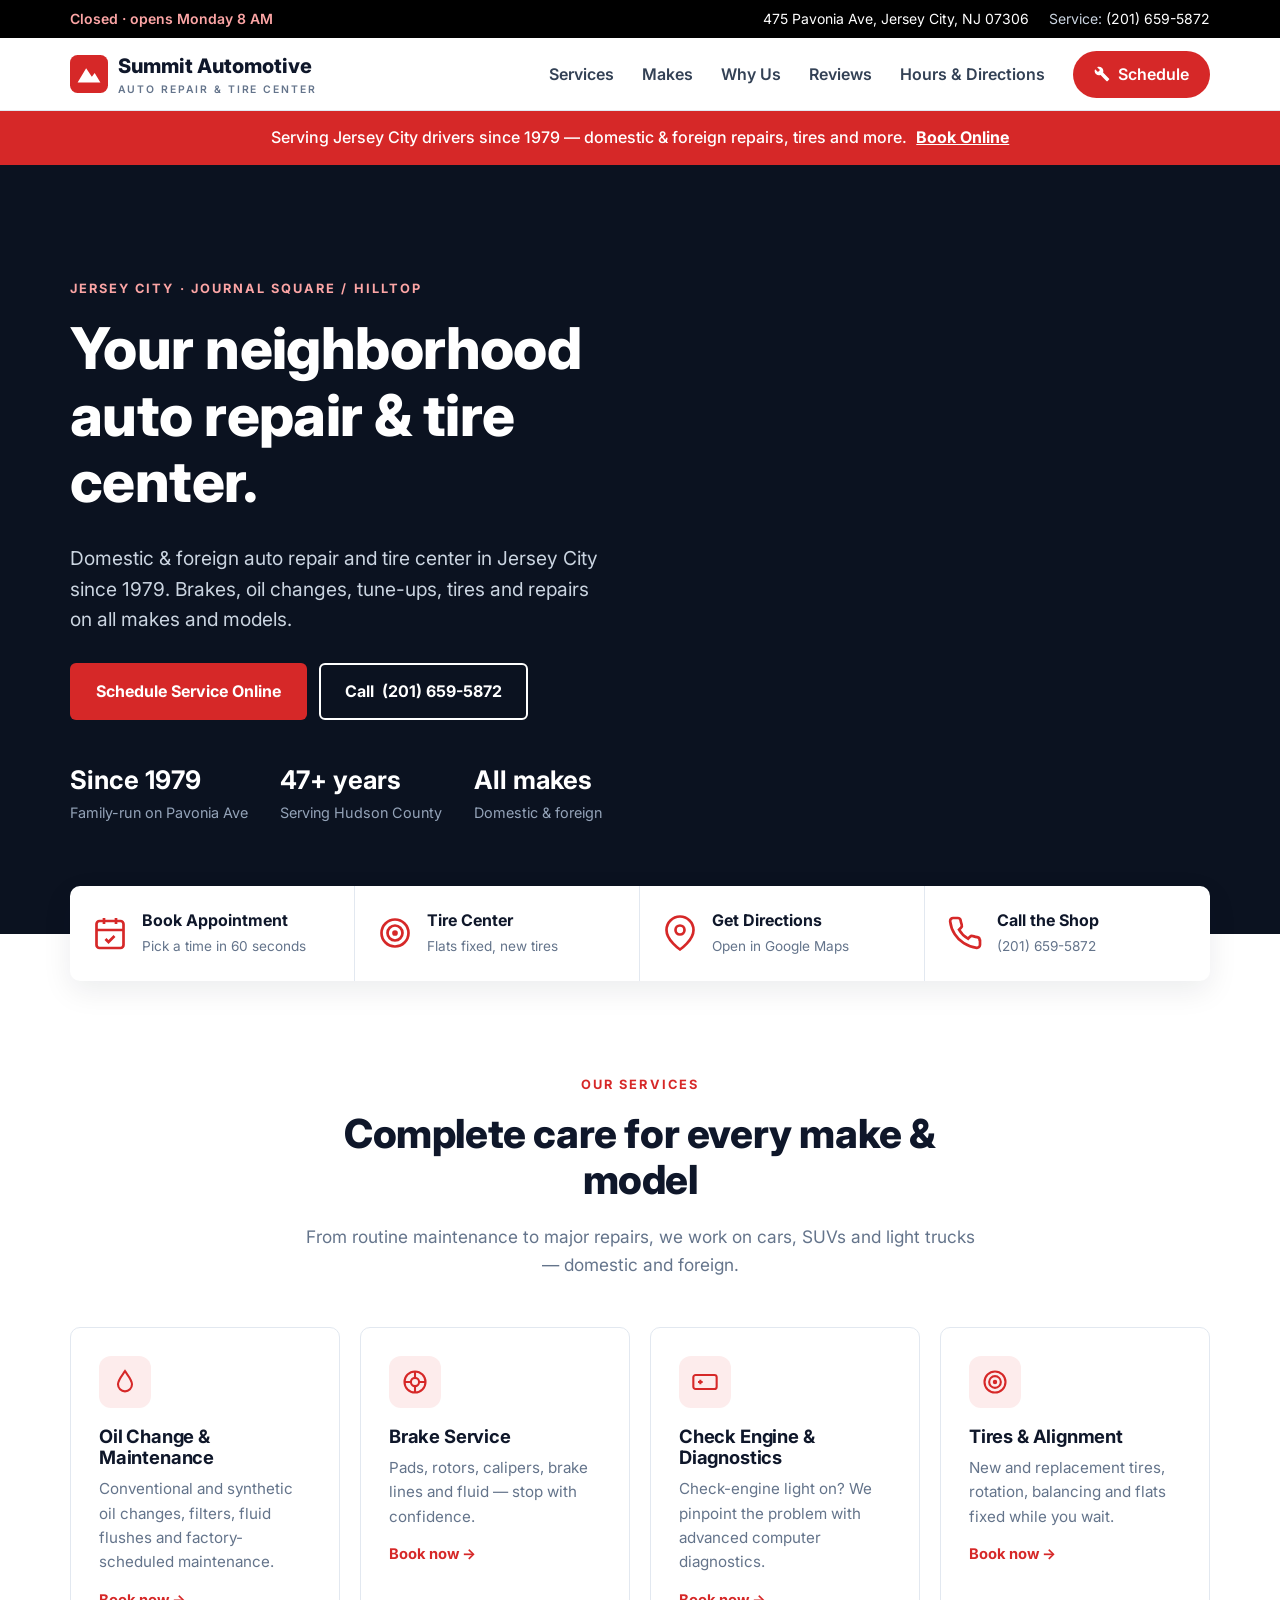
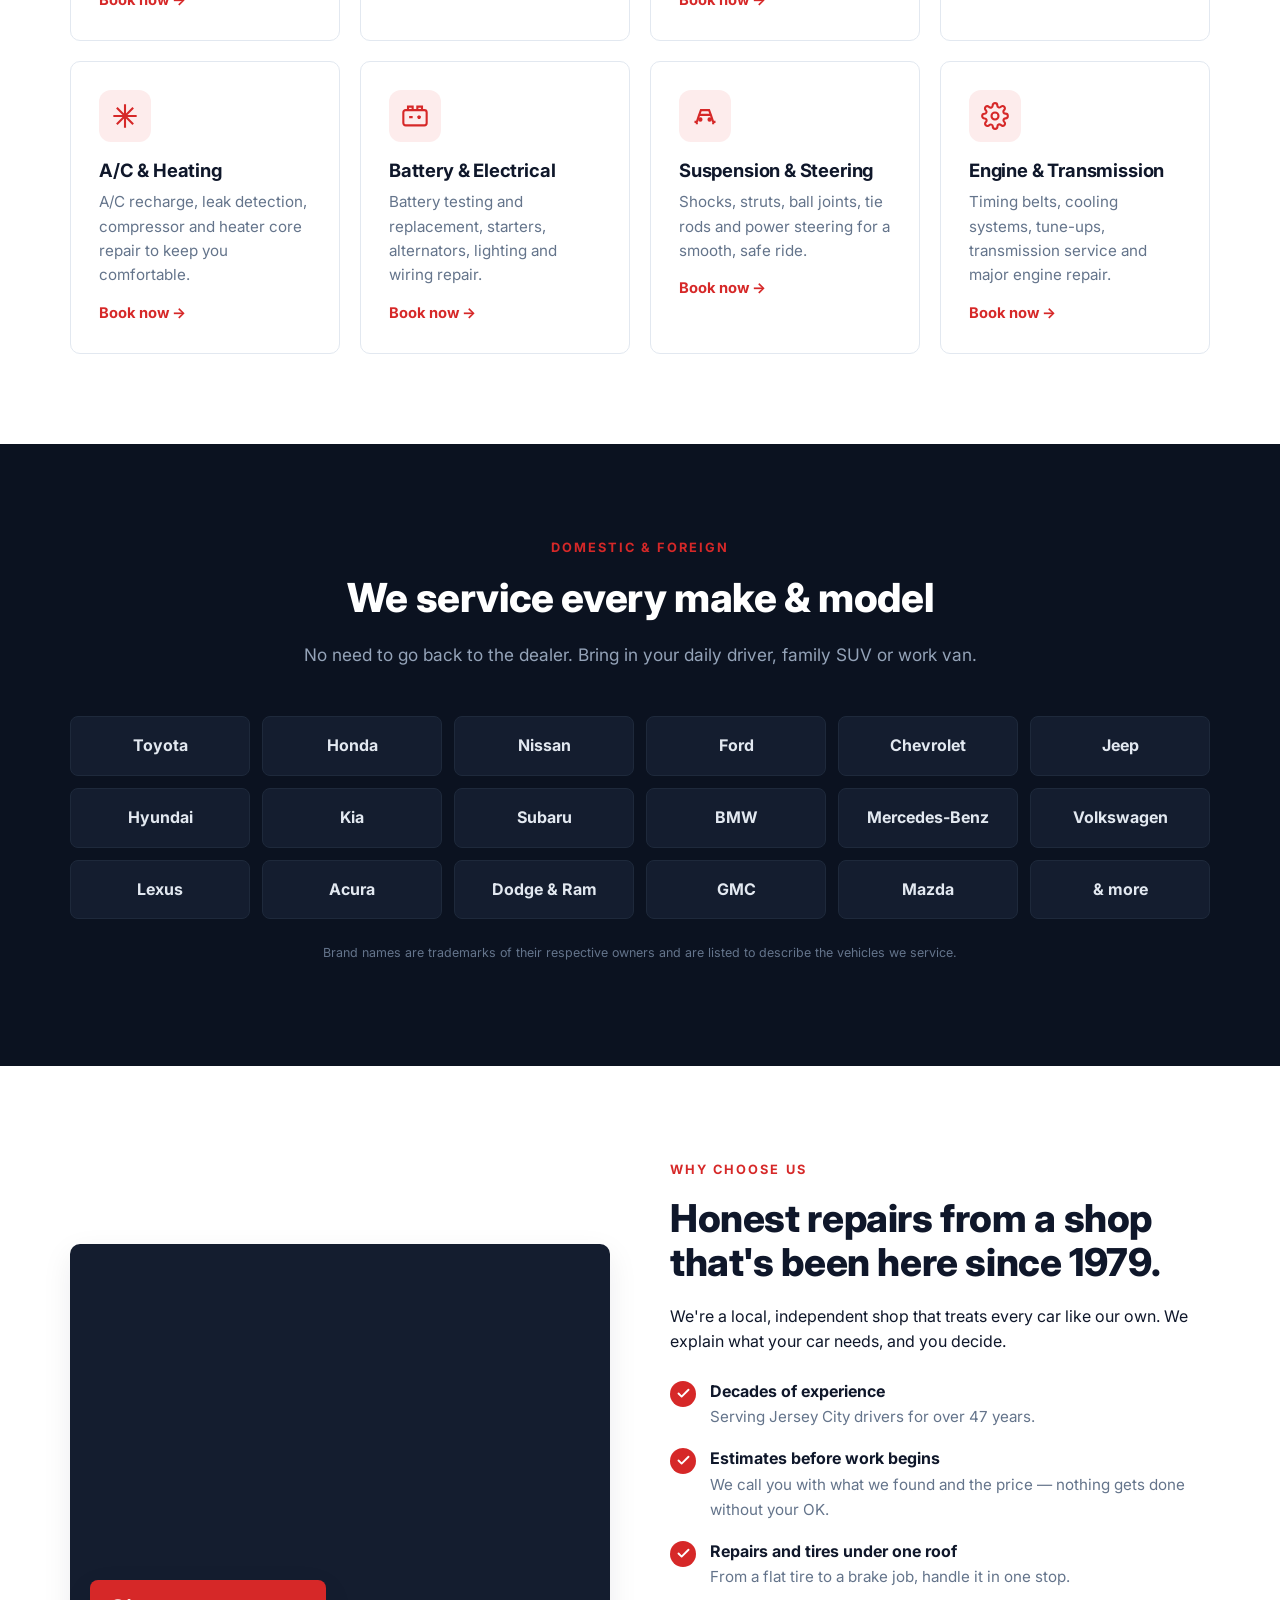
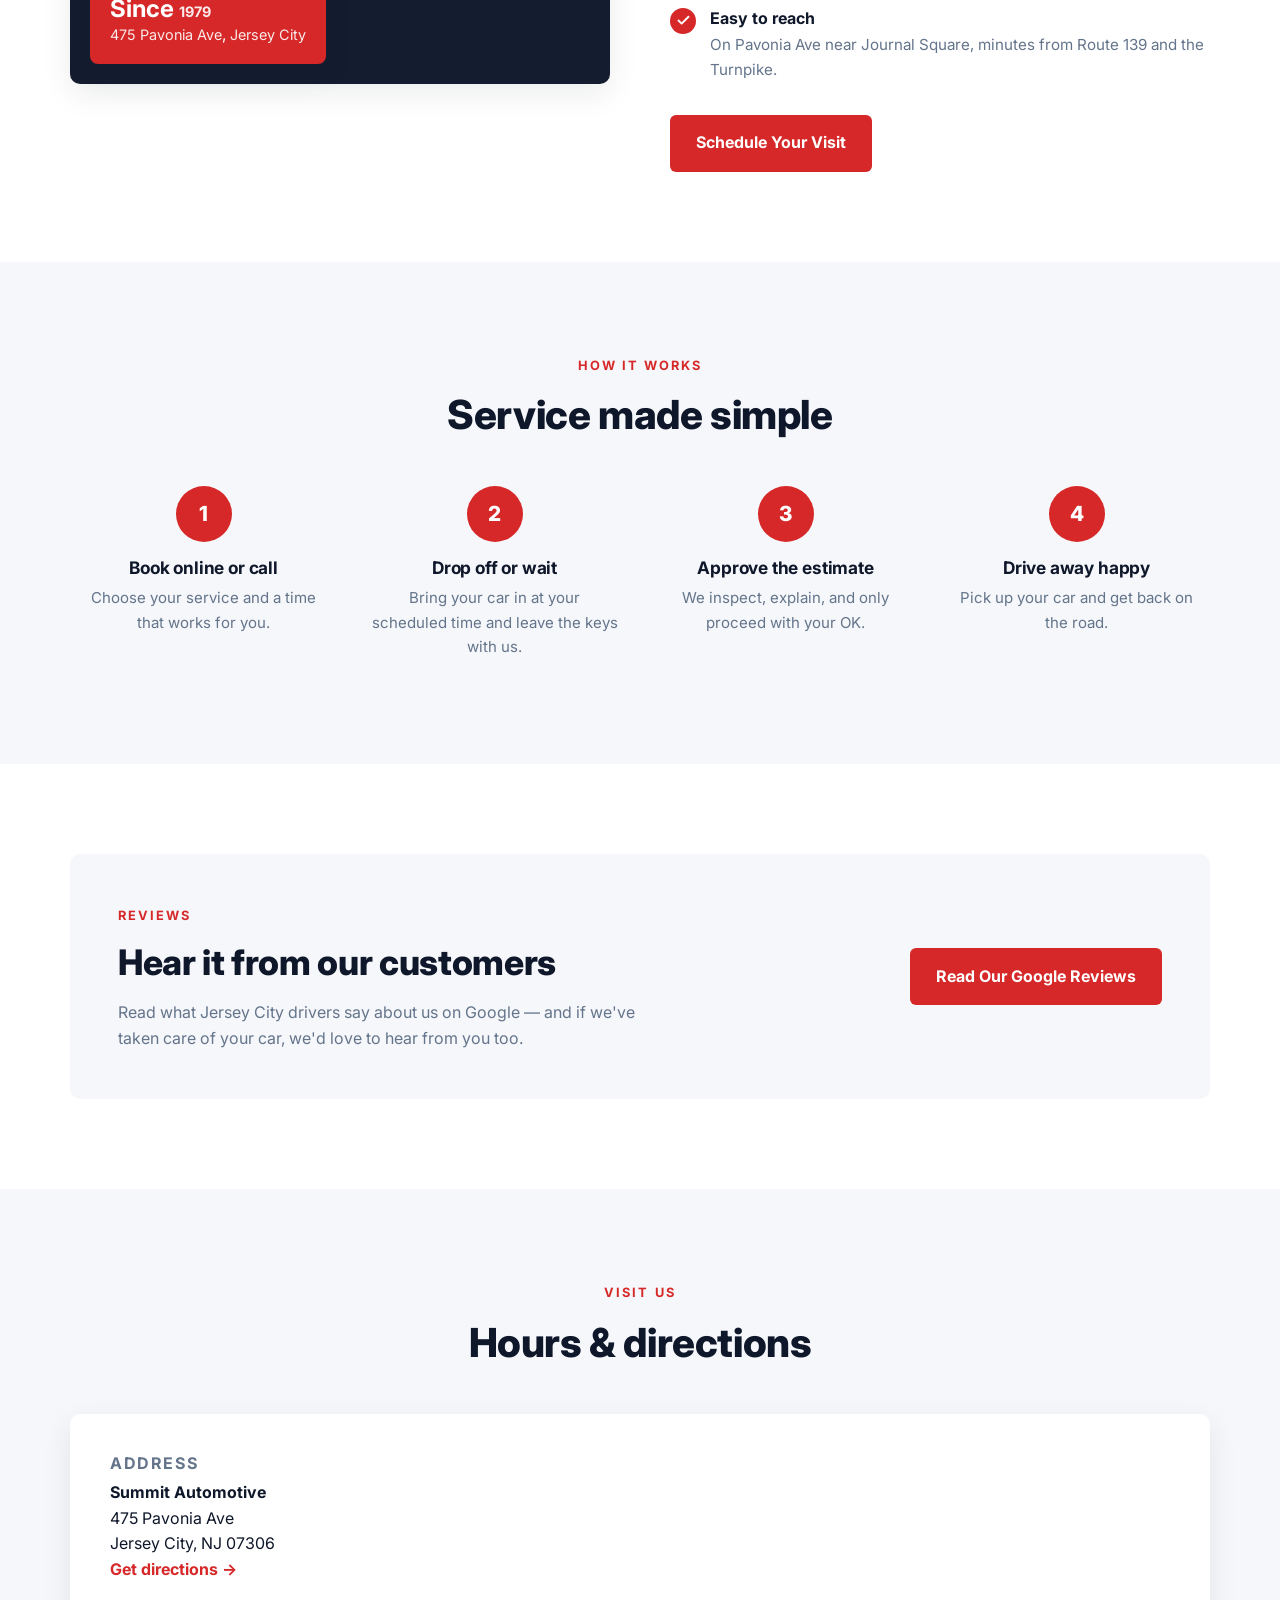
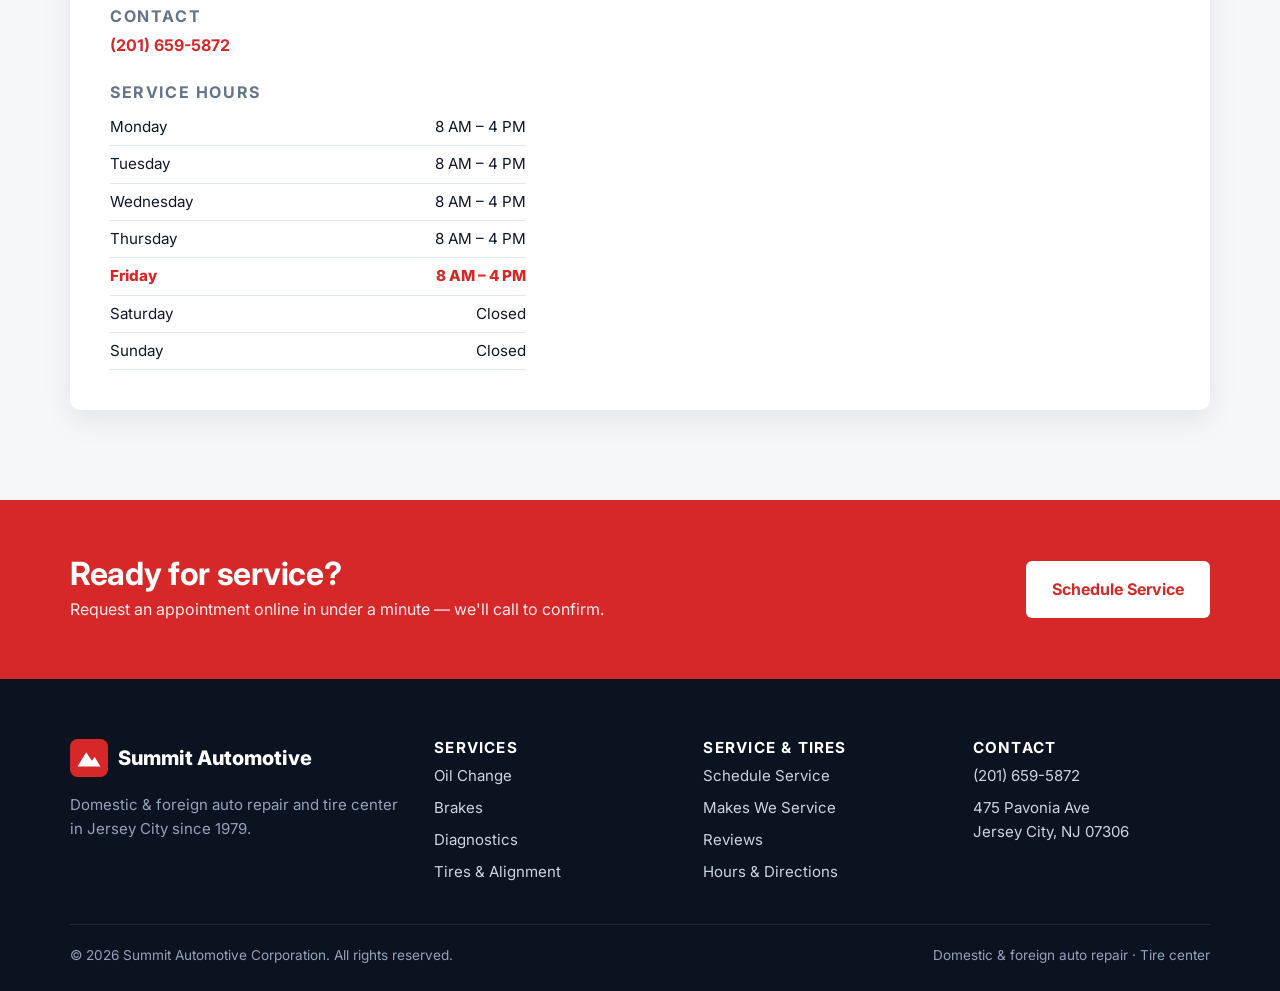
<file: index.html>
<!doctype html>
<html lang="en">
<head>
  <meta charset="utf-8">
  <meta name="viewport" content="width=device-width, initial-scale=1">
  <title>{name} | Auto Repair &amp; Service</title>
  <meta name="description" content="Summit Automotive — domestic &amp; foreign auto repair and tire center at 475 Pavonia Ave, Jersey City, NJ since 1979. Brakes, oil changes, tune-ups, tires. Schedule service online.">
  <link rel="preconnect" href="https://fonts.googleapis.com">
  <link rel="stylesheet" href="https://fonts.googleapis.com/css2?family=Inter:wght@400;500;600;700;800&display=swap">
  <link rel="stylesheet" href="css/styles.css">
  <link rel="icon" href="data:image/svg+xml,%3Csvg xmlns='http://www.w3.org/2000/svg' viewBox='0 0 40 40'%3E%3Crect width='40' height='40' rx='8' fill='%23d62828'/%3E%3Cpath d='M8 29l9-15 6 9 3-4 6 10z' fill='white'/%3E%3C/svg%3E">
</head>
<body>

  <div class="topbar">
    <div class="container">
      <div><span data-open-now class="open-now"></span></div>
      <div class="topbar-right"><a data-shop-href="maps" data-shop="address" class="hide-sm"></a><span><span class="hide-sm">Service: </span> <a data-shop-href="phone" data-shop="phone"></a></span></div>
    </div>
  </div>

  <header class="header">
    <div class="container">
      <a href="index.html" class="logo">
        <svg class="logo-mark" viewBox="0 0 40 40" aria-hidden="true"><rect width="40" height="40" rx="8" fill="#d62828"/><path d="M8 29l9-15 6 9 3-4 6 10z" fill="#fff"/></svg>
        <span><span data-shop="name"></span><small>Auto Repair &amp; Tire Center</small></span>
      </a>
      <button class="nav-toggle" aria-label="Menu" aria-expanded="false"><span></span><span></span><span></span></button>
      <nav class="nav">
        <a href="#services">Services</a>
        <a href="#makes">Makes</a>
        <a href="#why">Why Us</a>
        <a href="#reviews">Reviews</a>
        <a href="#visit">Hours &amp; Directions</a>
        <a href="schedule-service.html" class="btn btn-primary btn-pill"><svg viewBox="0 0 24 24" width="16" height="16" fill="currentColor" aria-hidden="true"><path d="M22.7 19l-9.1-9.1c.9-2.3.4-5-1.5-6.9-2-2-5-2.4-7.4-1.3L9 6 6 9 1.6 4.7C.4 7.1.9 10.1 2.9 12.1c1.9 1.9 4.6 2.4 6.9 1.5l9.1 9.1c.4.4 1 .4 1.4 0l2.3-2.3c.5-.4.5-1.1.1-1.4z"/></svg>Schedule</a>
      </nav>
    </div>
  </header>

  <div class="promo-strip">
    <div class="container"><span class="hide-sm">Serving Jersey City drivers since <span data-shop="since"></span> — domestic &amp; foreign repairs, tires and more.</span><span class="show-sm">Jersey City auto repair &amp; tires since <span data-shop="since"></span>.</span> <a href="schedule-service.html">Book Online</a></div>
  </div>

  <main>
    <section class="hero">
      <div class="container">
        <div class="hero-content">
          <span class="eyebrow">Jersey City · <span data-shop="neighborhood"></span></span>
          <h1>Your neighborhood auto repair &amp; tire center.</h1>
          <p class="lead"><span data-shop="tagline"></span> Brakes, oil changes, tune-ups, tires and repairs on all makes and models.</p>
          <div class="hero-actions">
            <a href="schedule-service.html" class="btn btn-primary">Schedule Service Online</a>
            <a data-shop-href="phone" class="btn btn-outline">Call <span data-shop="phone"></span></a>
          </div>
          <div class="hero-badges">
            <div><strong>Since <span data-shop="since"></span></strong>Family-run on Pavonia Ave</div>
            <div><strong><span data-shop="years"></span>+ years</strong>Serving Hudson County</div>
            <div><strong>All makes</strong>Domestic &amp; foreign</div>
          </div>
        </div>
      </div>
    </section>

    <div class="container quick">
      <div class="quick-grid">
        <a href="schedule-service.html">
          <svg viewBox="0 0 24 24" fill="none" stroke="currentColor" stroke-width="1.8"><rect x="3" y="4" width="18" height="18" rx="2"/><path d="M16 2v4M8 2v4M3 10h18M9 16l2 2 4-4"/></svg>
          <div><strong>Book Appointment</strong><span>Pick a time in 60 seconds</span></div>
        </a>
        <a href="schedule-service.html?service=tires">
          <svg viewBox="0 0 24 24" fill="none" stroke="currentColor" stroke-width="1.8"><circle cx="12" cy="12" r="9"/><circle cx="12" cy="12" r="5"/><circle cx="12" cy="12" r="1"/></svg>
          <div><strong>Tire Center</strong><span>Flats fixed, new tires</span></div>
        </a>
        <a data-shop-href="maps">
          <svg viewBox="0 0 24 24" fill="none" stroke="currentColor" stroke-width="1.8"><path d="M21 10c0 7-9 13-9 13S3 17 3 10a9 9 0 0118 0z"/><circle cx="12" cy="10" r="3"/></svg>
          <div><strong>Get Directions</strong><span>Open in Google Maps</span></div>
        </a>
        <a data-shop-href="phone">
          <svg viewBox="0 0 24 24" fill="none" stroke="currentColor" stroke-width="1.8"><path d="M22 16.9v3a2 2 0 01-2.2 2 19.8 19.8 0 01-8.6-3.1 19.5 19.5 0 01-6-6A19.8 19.8 0 012.1 4.2 2 2 0 014.1 2h3a2 2 0 012 1.7c.1.9.4 1.8.7 2.7a2 2 0 01-.5 2.1L8 9.8a16 16 0 006 6l1.3-1.3a2 2 0 012.1-.4c.9.3 1.8.6 2.7.7a2 2 0 011.7 2z"/></svg>
          <div><strong>Call the Shop</strong><span data-shop="phone"></span></div>
        </a>
      </div>
    </div>

    <section class="section" id="services">
      <div class="container">
        <div class="section-head">
          <span class="eyebrow">Our Services</span>
          <h2>Complete care for every make &amp; model</h2>
          <p>From routine maintenance to major repairs, we work on cars, SUVs and light trucks — domestic and foreign.</p>
        </div>
        <div class="services">
          <article class="service">
            <div class="icon"><svg viewBox="0 0 24 24" fill="none" stroke="currentColor" stroke-width="1.8"><path d="M12 2.7C9 7 6 10.3 6 14a6 6 0 0012 0c0-3.7-3-7-6-11.3z"/></svg></div>
            <h3>Oil Change &amp; Maintenance</h3>
            <p>Conventional and synthetic oil changes, filters, fluid flushes and factory-scheduled maintenance.</p>
            <a href="schedule-service.html?service=oil">Book now →</a>
          </article>
          <article class="service">
            <div class="icon"><svg viewBox="0 0 24 24" fill="none" stroke="currentColor" stroke-width="1.8"><circle cx="12" cy="12" r="9"/><circle cx="12" cy="12" r="3.5"/><path d="M12 3v5.5M12 15.5V21M3 12h5.5M15.5 12H21"/></svg></div>
            <h3>Brake Service</h3>
            <p>Pads, rotors, calipers, brake lines and fluid — stop with confidence.</p>
            <a href="schedule-service.html?service=brakes">Book now →</a>
          </article>
          <article class="service">
            <div class="icon"><svg viewBox="0 0 24 24" fill="none" stroke="currentColor" stroke-width="1.8"><rect x="2" y="6" width="20" height="12" rx="2"/><path d="M6 12h4M8 10v4M15 11h.01M18 13h.01"/></svg></div>
            <h3>Check Engine &amp; Diagnostics</h3>
            <p>Check-engine light on? We pinpoint the problem with advanced computer diagnostics.</p>
            <a href="schedule-service.html?service=diagnostic">Book now →</a>
          </article>
          <article class="service">
            <div class="icon"><svg viewBox="0 0 24 24" fill="none" stroke="currentColor" stroke-width="1.8"><circle cx="12" cy="12" r="9"/><circle cx="12" cy="12" r="5"/><circle cx="12" cy="12" r="1"/></svg></div>
            <h3>Tires &amp; Alignment</h3>
            <p>New and replacement tires, rotation, balancing and flats fixed while you wait.</p>
            <a href="schedule-service.html?service=tires">Book now →</a>
          </article>
          <article class="service">
            <div class="icon"><svg viewBox="0 0 24 24" fill="none" stroke="currentColor" stroke-width="1.8"><path d="M12 2v20M2 12h20M5 5l14 14M19 5L5 19"/></svg></div>
            <h3>A/C &amp; Heating</h3>
            <p>A/C recharge, leak detection, compressor and heater core repair to keep you comfortable.</p>
            <a href="schedule-service.html?service=ac">Book now →</a>
          </article>
          <article class="service">
            <div class="icon"><svg viewBox="0 0 24 24" fill="none" stroke="currentColor" stroke-width="1.8"><rect x="2" y="7" width="20" height="13" rx="2"/><path d="M6 7V4h4v3M14 7V4h4v3M7 13h3M15.5 11.5v3M14 13h3"/></svg></div>
            <h3>Battery &amp; Electrical</h3>
            <p>Battery testing and replacement, starters, alternators, lighting and wiring repair.</p>
            <a href="schedule-service.html?service=battery">Book now →</a>
          </article>
          <article class="service">
            <div class="icon"><svg viewBox="0 0 24 24" fill="none" stroke="currentColor" stroke-width="1.8"><path d="M3 17h2l2-6h10l2 6h2M5 17v2M19 17v2M7 11l1.5-4h7L17 11"/><circle cx="8" cy="15" r="1"/><circle cx="16" cy="15" r="1"/></svg></div>
            <h3>Suspension &amp; Steering</h3>
            <p>Shocks, struts, ball joints, tie rods and power steering for a smooth, safe ride.</p>
            <a href="schedule-service.html?service=suspension">Book now →</a>
          </article>
          <article class="service">
            <div class="icon"><svg viewBox="0 0 24 24" fill="none" stroke="currentColor" stroke-width="1.8"><circle cx="12" cy="12" r="3"/><path d="M19.4 15a1.7 1.7 0 00.3 1.8l.1.1a2 2 0 11-2.8 2.8l-.1-.1a1.7 1.7 0 00-1.8-.3 1.7 1.7 0 00-1 1.5V21a2 2 0 01-4 0v-.1A1.7 1.7 0 009 19.4a1.7 1.7 0 00-1.8.3l-.1.1a2 2 0 11-2.8-2.8l.1-.1a1.7 1.7 0 00.3-1.8 1.7 1.7 0 00-1.5-1H3a2 2 0 010-4h.1A1.7 1.7 0 004.6 9a1.7 1.7 0 00-.3-1.8l-.1-.1a2 2 0 112.8-2.8l.1.1a1.7 1.7 0 001.8.3H9a1.7 1.7 0 001-1.5V3a2 2 0 014 0v.1a1.7 1.7 0 001 1.5 1.7 1.7 0 001.8-.3l.1-.1a2 2 0 112.8 2.8l-.1.1a1.7 1.7 0 00-.3 1.8V9a1.7 1.7 0 001.5 1H21a2 2 0 010 4h-.1a1.7 1.7 0 00-1.5 1z"/></svg></div>
            <h3>Engine &amp; Transmission</h3>
            <p>Timing belts, cooling systems, tune-ups, transmission service and major engine repair.</p>
            <a href="schedule-service.html?service=engine">Book now →</a>
          </article>
        </div>
      </div>
    </section>

    <section class="section section-dark" id="makes">
      <div class="container">
        <div class="section-head">
          <span class="eyebrow">Domestic &amp; Foreign</span>
          <h2>We service every make &amp; model</h2>
          <p>No need to go back to the dealer. Bring in your daily driver, family SUV or work van.</p>
        </div>
        <div class="makes">
          <span>Toyota</span><span>Honda</span><span>Nissan</span><span>Ford</span><span>Chevrolet</span><span>Jeep</span>
          <span>Hyundai</span><span>Kia</span><span>Subaru</span><span>BMW</span><span>Mercedes-Benz</span><span>Volkswagen</span>
          <span>Lexus</span><span>Acura</span><span>Dodge &amp; Ram</span><span>GMC</span><span>Mazda</span><span>&amp; more</span>
        </div>
        <p class="fine">Brand names are trademarks of their respective owners and are listed to describe the vehicles we service.</p>
      </div>
    </section>

    <section class="section" id="why">
      <div class="container why">
        <div class="why-img" role="img" aria-label="Technician working on a car"><div class="why-badge"><strong>Since <span data-shop="since"></span></strong><span data-shop="street"></span>, <span data-shop="city"></span></div></div>
        <div>
          <span class="eyebrow">Why Choose Us</span>
          <h2>Honest repairs from a shop that's been here since <span data-shop="since"></span>.</h2>
          <p>We're a local, independent shop that treats every car like our own. We explain what your car needs, and you decide.</p>
          <ul class="checks">
            <li><div><strong>Decades of experience</strong><span>Serving Jersey City drivers for over <span data-shop="years"></span> years.</span></div></li>
            <li><div><strong>Estimates before work begins</strong><span>We call you with what we found and the price — nothing gets done without your OK.</span></div></li>
            <li><div><strong>Repairs and tires under one roof</strong><span>From a flat tire to a brake job, handle it in one stop.</span></div></li>
            <li><div><strong>Easy to reach</strong><span>On Pavonia Ave near Journal Square, minutes from Route 139 and the Turnpike.</span></div></li>
          </ul>
          <a href="schedule-service.html" class="btn btn-primary">Schedule Your Visit</a>
        </div>
      </div>
    </section>

    <section class="section section-alt">
      <div class="container">
        <div class="section-head">
          <span class="eyebrow">How It Works</span>
          <h2>Service made simple</h2>
        </div>
        <div class="steps">
          <div class="step"><h3>Book online or call</h3><p>Choose your service and a time that works for you.</p></div>
          <div class="step"><h3>Drop off or wait</h3><p>Bring your car in at your scheduled time and leave the keys with us.</p></div>
          <div class="step"><h3>Approve the estimate</h3><p>We inspect, explain, and only proceed with your OK.</p></div>
          <div class="step"><h3>Drive away happy</h3><p>Pick up your car and get back on the road.</p></div>
        </div>
      </div>
    </section>

    <section class="section" id="reviews">
      <div class="container">
        <div class="reviews-cta">
          <div>
            <span class="eyebrow">Reviews</span>
            <h2>Hear it from our customers</h2>
            <p>Read what Jersey City drivers say about us on Google — and if we've taken care of your car, we'd love to hear from you too.</p>
          </div>
          <a data-shop-href="maps" class="btn btn-primary">Read Our Google Reviews</a>
        </div>
      </div>
    </section>

    <section class="section section-alt" id="visit">
      <div class="container">
        <div class="section-head">
          <span class="eyebrow">Visit Us</span>
          <h2>Hours &amp; directions</h2>
        </div>
        <div class="visit">
          <div class="visit-info">
            <h3>Address</h3>
            <p><strong data-shop="name"></strong><br><span data-shop="street"></span><br><span data-shop="cityline"></span><br>
              <a data-shop-href="maps">Get directions →</a></p>
            <h3>Contact</h3>
            <p><a data-shop-href="phone" data-shop="phone"></a><span data-needs-email><br><a data-shop-href="email" data-shop="email"></a></span></p>
            <h3>Service Hours</h3>
            <table class="hours-table"><tbody data-hours-table></tbody></table>
          </div>
          <iframe data-map title="Map to the shop" loading="lazy" referrerpolicy="no-referrer-when-downgrade"></iframe>
        </div>
      </div>
    </section>

    <section class="cta-band">
      <div class="container">
        <div>
          <h2>Ready for service?</h2>
          <p>Request an appointment online in under a minute — we'll call to confirm.</p>
        </div>
        <a href="schedule-service.html" class="btn btn-primary">Schedule Service</a>
      </div>
    </section>
  </main>

  <footer class="footer">
    <div class="container">
      <div class="footer-grid">
        <div>
          <a href="index.html" class="logo">
            <svg class="logo-mark" viewBox="0 0 40 40" aria-hidden="true"><rect width="40" height="40" rx="8" fill="#d62828"/><path d="M8 29l9-15 6 9 3-4 6 10z" fill="#fff"/></svg>
            <span data-shop="name"></span>
          </a>
          <p data-shop="tagline"></p>
        </div>
        <div>
          <h4>Services</h4>
          <ul>
            <li><a href="schedule-service.html?service=oil">Oil Change</a></li>
            <li><a href="schedule-service.html?service=brakes">Brakes</a></li>
            <li><a href="schedule-service.html?service=diagnostic">Diagnostics</a></li>
            <li><a href="schedule-service.html?service=tires">Tires &amp; Alignment</a></li>
          </ul>
        </div>
        <div>
          <h4>Service &amp; Tires</h4>
          <ul>
            <li><a href="schedule-service.html">Schedule Service</a></li>
            <li><a href="#makes">Makes We Service</a></li>
            <li><a href="#reviews">Reviews</a></li>
            <li><a href="#visit">Hours &amp; Directions</a></li>
          </ul>
        </div>
        <div>
          <h4>Contact</h4>
          <ul>
            <li><a data-shop-href="phone" data-shop="phone"></a></li>
            <li data-needs-email><a data-shop-href="email" data-shop="email"></a></li>
            <li><a data-shop-href="maps"><span data-shop="street"></span><br><span data-shop="cityline"></span></a></li>
          </ul>
        </div>
      </div>
      <div class="footer-bottom">
        <span>© <span data-shop="year"></span> <span data-shop="legalName"></span>. All rights reserved.</span>
        <span>Domestic &amp; foreign auto repair · Tire center</span>
      </div>
    </div>
  </footer>

  <div class="mobile-bar">
    <a data-shop-href="phone">Call Now</a>
    <a href="schedule-service.html">Book Service</a>
  </div>

  <script src="js/config.js"></script>
  <script src="js/main.js"></script>
</body>
</html>
</file>
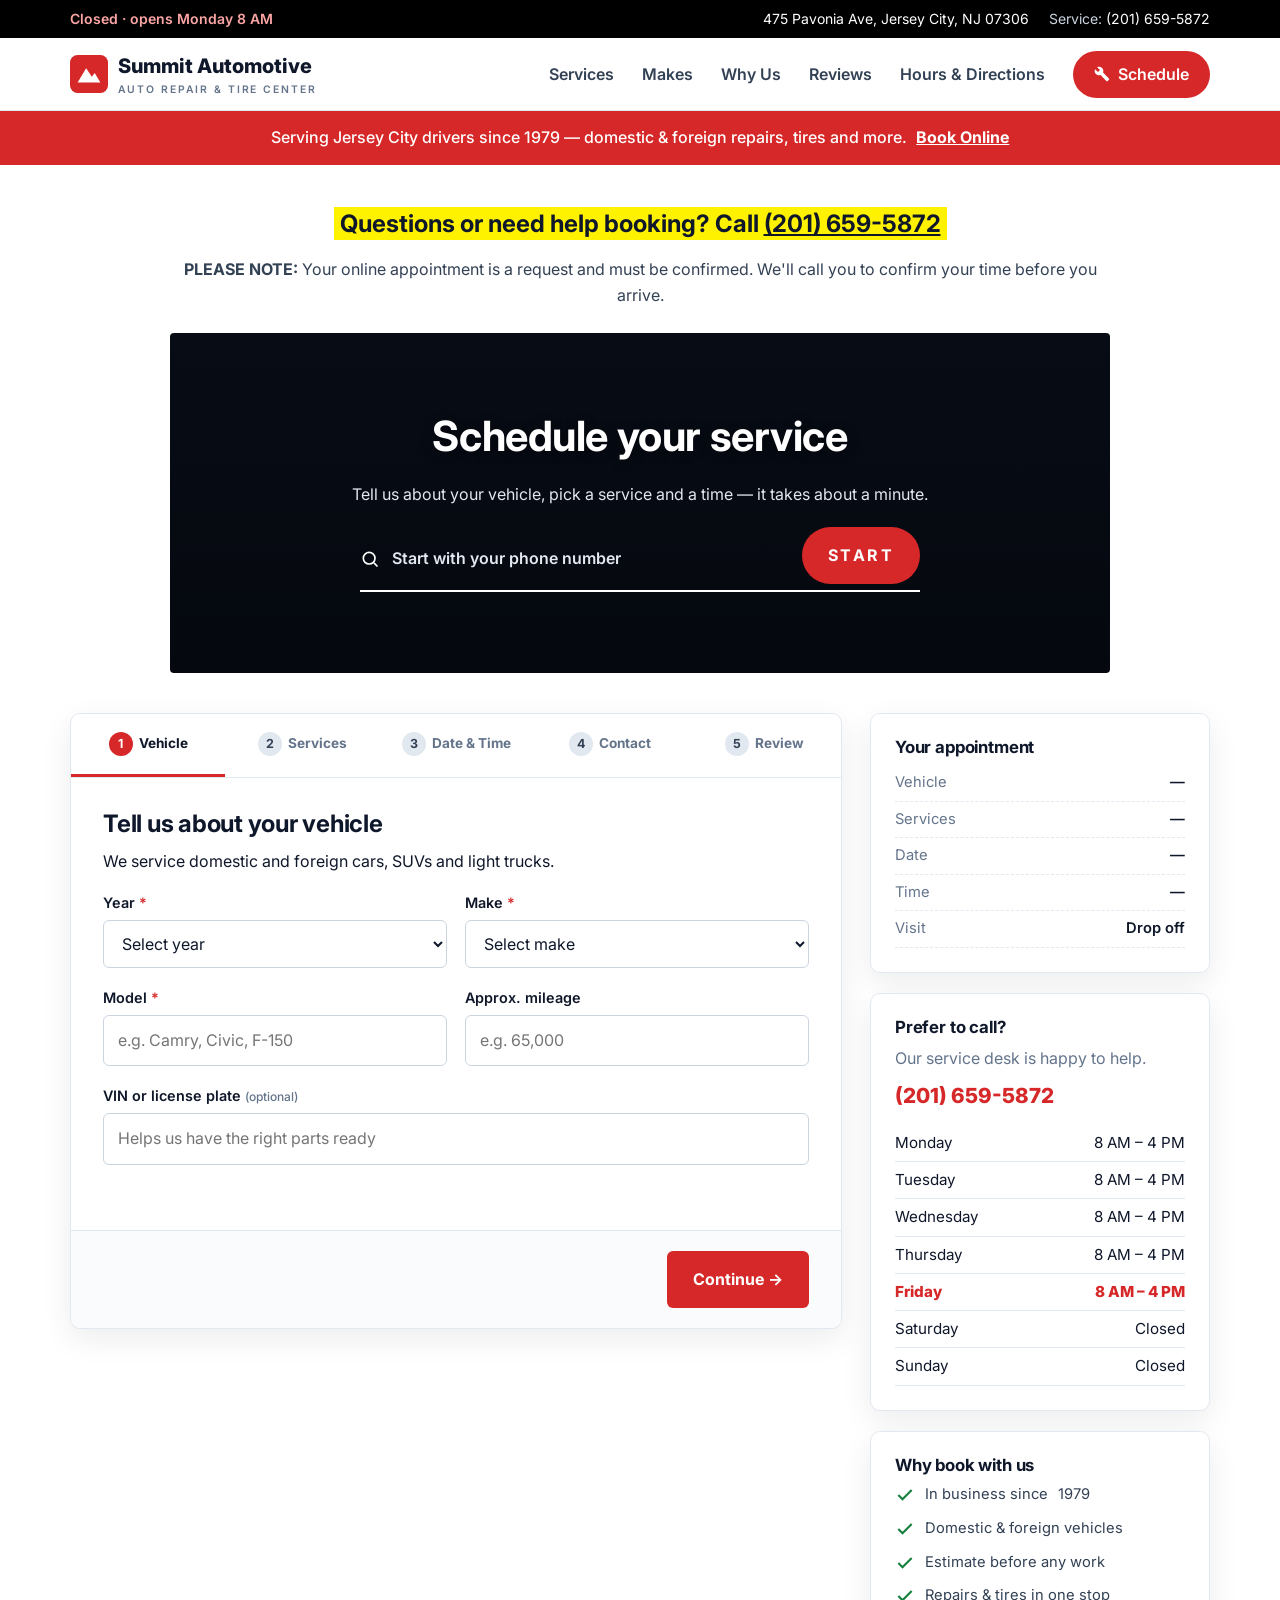
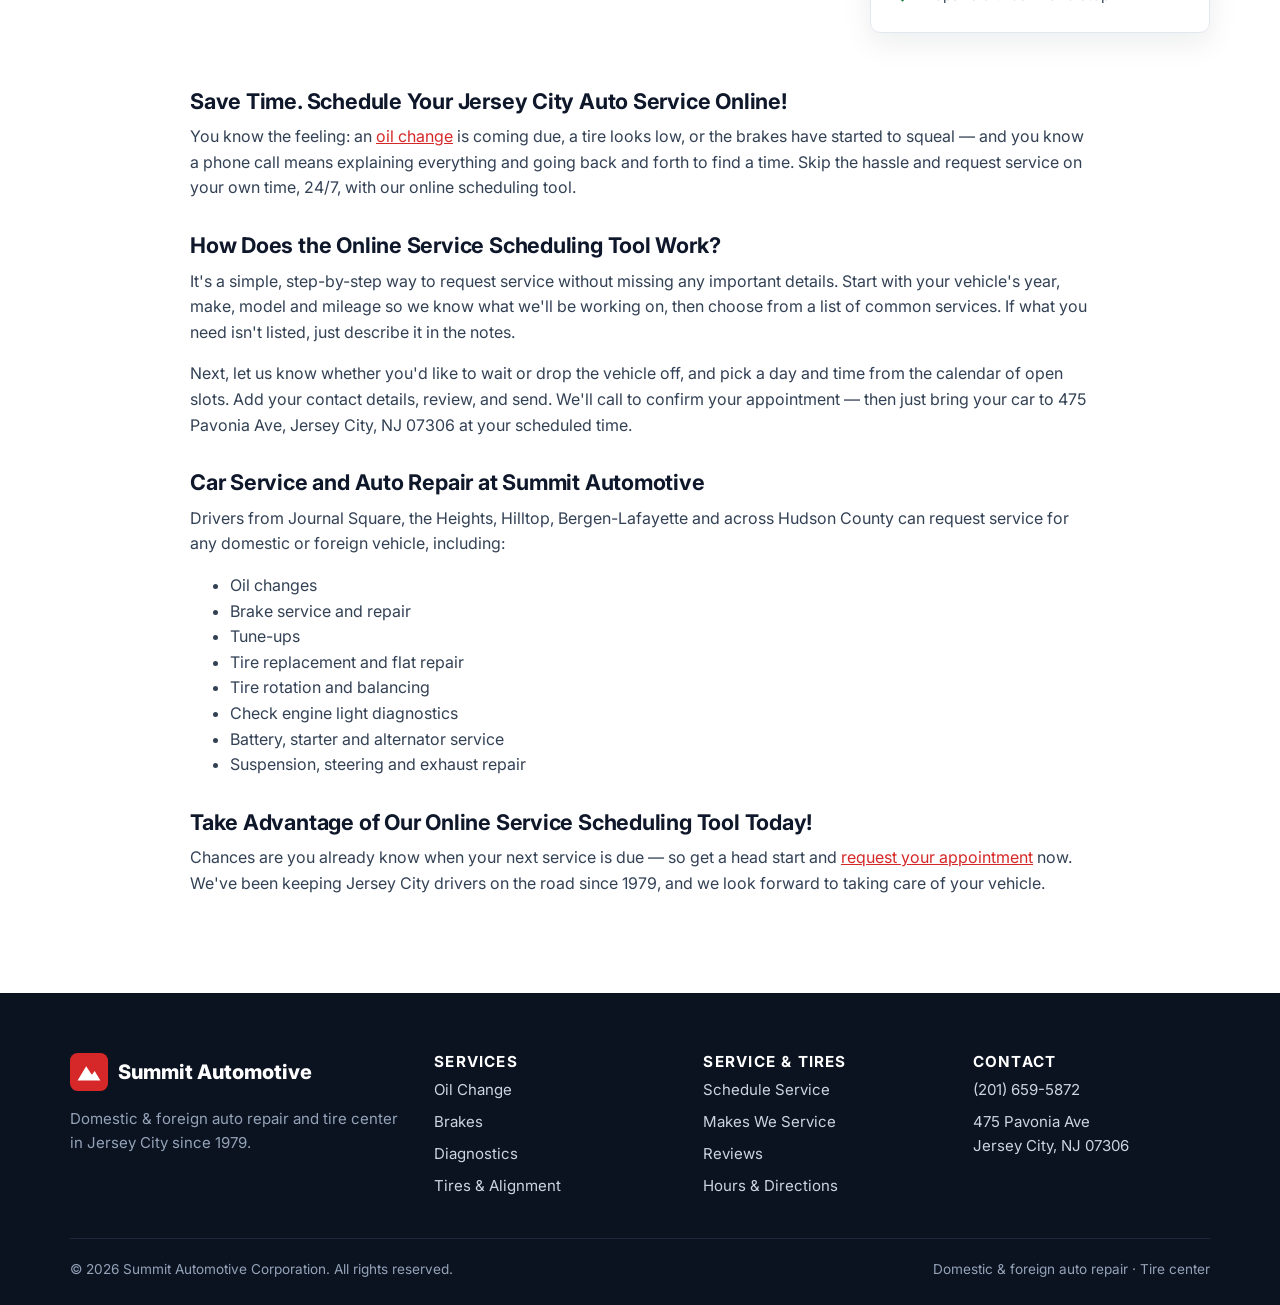
<file: schedule-service.html>
<!doctype html>
<html lang="en">
<head>
  <meta charset="utf-8">
  <meta name="viewport" content="width=device-width, initial-scale=1">
  <title>Schedule Service | {name}</title>
  <meta name="description" content="Schedule auto repair, oil changes, brakes and tire service online at Summit Automotive, 475 Pavonia Ave, Jersey City, NJ.">
  <link rel="preconnect" href="https://fonts.googleapis.com">
  <link rel="stylesheet" href="https://fonts.googleapis.com/css2?family=Inter:wght@400;500;600;700;800&display=swap">
  <link rel="stylesheet" href="css/styles.css">
  <link rel="icon" href="data:image/svg+xml,%3Csvg xmlns='http://www.w3.org/2000/svg' viewBox='0 0 40 40'%3E%3Crect width='40' height='40' rx='8' fill='%23d62828'/%3E%3Cpath d='M8 29l9-15 6 9 3-4 6 10z' fill='white'/%3E%3C/svg%3E">
</head>
<body>


  <div class="topbar">
    <div class="container">
      <div><span data-open-now class="open-now"></span></div>
      <div class="topbar-right"><a data-shop-href="maps" data-shop="address" class="hide-sm"></a><span><span class="hide-sm">Service: </span> <a data-shop-href="phone" data-shop="phone"></a></span></div>
    </div>
  </div>

  <header class="header">
    <div class="container">
      <a href="index.html" class="logo">
        <svg class="logo-mark" viewBox="0 0 40 40" aria-hidden="true"><rect width="40" height="40" rx="8" fill="#d62828"/><path d="M8 29l9-15 6 9 3-4 6 10z" fill="#fff"/></svg>
        <span><span data-shop="name"></span><small>Auto Repair &amp; Tire Center</small></span>
      </a>
      <button class="nav-toggle" aria-label="Menu" aria-expanded="false"><span></span><span></span><span></span></button>
      <nav class="nav">
        <a href="index.html#services">Services</a>
        <a href="index.html#makes">Makes</a>
        <a href="index.html#why">Why Us</a>
        <a href="index.html#reviews">Reviews</a>
        <a href="index.html#visit">Hours &amp; Directions</a>
        <a href="schedule-service.html" class="btn btn-primary btn-pill active"><svg viewBox="0 0 24 24" width="16" height="16" fill="currentColor" aria-hidden="true"><path d="M22.7 19l-9.1-9.1c.9-2.3.4-5-1.5-6.9-2-2-5-2.4-7.4-1.3L9 6 6 9 1.6 4.7C.4 7.1.9 10.1 2.9 12.1c1.9 1.9 4.6 2.4 6.9 1.5l9.1 9.1c.4.4 1 .4 1.4 0l2.3-2.3c.5-.4.5-1.1.1-1.4z"/></svg>Schedule</a>
      </nav>
    </div>
  </header>

  <div class="promo-strip">
    <div class="container"><span class="hide-sm">Serving Jersey City drivers since <span data-shop="since"></span> — domestic &amp; foreign repairs, tires and more.</span><span class="show-sm">Jersey City auto repair &amp; tires since <span data-shop="since"></span>.</span> <a href="schedule-service.html">Book Online</a></div>
  </div>

  <main>
    <div class="container">
      <div class="notice">
        <mark>Questions or need help booking? Call <a data-shop-href="phone" data-shop="phone"></a></mark>
        <p><strong>PLEASE NOTE:</strong> Your online appointment is a request and must be confirmed. We'll call you to confirm your time before you arrive.</p>
      </div>

      <section class="sched-hero">
        <div>
          <h1>Schedule your service</h1>
          <p>Tell us about your vehicle, pick a service and a time — it takes about a minute.</p>
          <form class="lookup" id="lookup">
            <label for="lookup-input" class="sr-only">Phone number</label>
            <svg viewBox="0 0 24 24" width="20" height="20" fill="none" stroke="currentColor" stroke-width="2" aria-hidden="true"><circle cx="11" cy="11" r="7"/><path d="M21 21l-4.3-4.3"/></svg>
            <input id="lookup-input" type="tel" placeholder="Start with your phone number" autocomplete="tel">
            <button class="btn btn-primary" type="submit">Start</button>
          </form>
        </div>
      </section>
    </div>

    <div class="scheduler-wrap" id="scheduler">
      <div class="scheduler">
        <div class="panel">
          <ol class="progress" id="progress">
            <li data-step="0"><span class="num">1</span>Vehicle</li>
            <li data-step="1"><span class="num">2</span>Services</li>
            <li data-step="2"><span class="num">3</span>Date &amp; Time</li>
            <li data-step="3"><span class="num">4</span>Contact</li>
            <li data-step="4"><span class="num">5</span>Review</li>
          </ol>

          <form id="sched-form" novalidate>
            <div class="step-body">

              <!-- Step 1: Vehicle -->
              <div class="step-pane" data-pane="0">
                <h2>Tell us about your vehicle</h2>
                <p class="hint">We service domestic and foreign cars, SUVs and light trucks.</p>
                <div class="fields">
                  <div class="field">
                    <label for="year">Year <span class="req">*</span></label>
                    <select id="year" name="year" required></select>
                    <div class="err">Select a year</div>
                  </div>
                  <div class="field">
                    <label for="make">Make <span class="req">*</span></label>
                    <select id="make" name="make" required>
                      <option value="">Select make</option>
                      <option>Acura</option><option>Audi</option><option>BMW</option><option>Buick</option><option>Cadillac</option>
                      <option>Chevrolet</option><option>Chrysler</option><option>Dodge</option><option>Ford</option><option>GMC</option>
                      <option>Honda</option><option>Hyundai</option><option>Infiniti</option><option>Jeep</option><option>Kia</option>
                      <option>Lexus</option><option>Lincoln</option><option>Mazda</option><option>Mercedes-Benz</option><option>Mini</option>
                      <option>Mitsubishi</option><option>Nissan</option><option>Ram</option><option>Subaru</option><option>Tesla</option>
                      <option>Toyota</option><option>Volkswagen</option><option>Volvo</option><option>Other</option>
                    </select>
                    <div class="err">Select a make</div>
                  </div>
                  <div class="field">
                    <label for="model">Model <span class="req">*</span></label>
                    <input id="model" name="model" placeholder="e.g. Camry, Civic, F-150" required>
                    <div class="err">Enter your model</div>
                  </div>
                  <div class="field">
                    <label for="mileage">Approx. mileage</label>
                    <input id="mileage" name="mileage" inputmode="numeric" placeholder="e.g. 65,000">
                  </div>
                  <div class="field full">
                    <label for="vin">VIN or license plate <small style="color:var(--muted);font-weight:500">(optional)</small></label>
                    <input id="vin" name="vin" placeholder="Helps us have the right parts ready">
                  </div>
                </div>
              </div>

              <!-- Step 2: Services -->
              <div class="step-pane" data-pane="1">
                <h2>What can we help with?</h2>
                <p class="hint">Choose one or more services. Not sure? Describe the problem below.</p>
                <div id="svc-groups"></div>
                <div class="field">
                  <label for="notes">Describe any concerns or symptoms</label>
                  <textarea id="notes" name="notes" placeholder="e.g. Squealing when braking, check engine light came on yesterday…"></textarea>
                </div>
              </div>

              <!-- Step 3: Date & time -->
              <div class="step-pane" data-pane="2">
                <h2>Choose a date &amp; time</h2>
                <p class="hint">Will you wait or drop off your vehicle?</p>
                <div class="choice-row">
                  <div class="svc-option">
                    <input type="radio" name="visitType" id="vt-drop" value="Drop off" checked>
                    <label for="vt-drop">Drop off <small>Leave the car — we'll call when it's ready</small></label>
                  </div>
                  <div class="svc-option">
                    <input type="radio" name="visitType" id="vt-wait" value="Wait">
                    <label for="vt-wait">Wait <small>Best for quick services like oil &amp; tires</small></label>
                  </div>
                </div>
                <div class="date-strip" id="dates" role="listbox" aria-label="Appointment date"></div>
                <div id="slots-wrap"><div class="slots" id="slots" role="listbox" aria-label="Appointment time"></div></div>
              </div>

              <!-- Step 4: Contact -->
              <div class="step-pane" data-pane="3">
                <h2>Your contact information</h2>
                <p class="hint">We'll use this to confirm your appointment.</p>
                <div class="fields">
                  <div class="field">
                    <label for="first">First name <span class="req">*</span></label>
                    <input id="first" name="first" autocomplete="given-name" required>
                    <div class="err">Enter your first name</div>
                  </div>
                  <div class="field">
                    <label for="last">Last name <span class="req">*</span></label>
                    <input id="last" name="last" autocomplete="family-name" required>
                    <div class="err">Enter your last name</div>
                  </div>
                  <div class="field">
                    <label for="phone">Mobile phone <span class="req">*</span></label>
                    <input id="phone" name="phone" type="tel" autocomplete="tel" placeholder="(201) 555-0100" required>
                    <div class="err">Enter a valid 10-digit phone number</div>
                  </div>
                  <div class="field">
                    <label for="email">Email</label>
                    <input id="email" name="email" type="email" autocomplete="email" placeholder="you@example.com">
                    <div class="err">Enter a valid email</div>
                  </div>
                  <div class="field full">
                    <label for="contactPref">Preferred contact method</label>
                    <select id="contactPref" name="contactPref">
                      <option>Phone call</option><option>Text message</option><option>Email</option>
                    </select>
                  </div>
                </div>
              </div>

              <!-- Step 5: Review -->
              <div class="step-pane" data-pane="4">
                <h2>Review your request</h2>
                <p class="hint">Make sure everything looks right, then send your request.</p>
                <div class="review-list" id="review-list"></div>
              </div>

              <!-- Done -->
              <div class="step-pane" data-pane="5">
                <div class="confirm">
                  <div class="tick"><svg viewBox="0 0 24 24" fill="none" stroke="currentColor" stroke-width="3" stroke-linecap="round" stroke-linejoin="round"><polyline points="20 6 9 17 4 12"/></svg></div>
                  <h2 id="done-title">Request received!</h2>
                  <p id="done-msg"></p>
                  <div class="hero-actions" style="justify-content:center">
                    <a data-shop-href="phone" class="btn btn-primary">Call <span data-shop="phone"></span></a>
                    <a href="index.html" class="btn btn-ghost">Back to Home</a>
                  </div>
                </div>
              </div>

              <p class="step-error" id="step-error" role="alert"></p>
            </div>

            <div class="step-nav" id="step-nav">
              <button type="button" class="btn btn-ghost" id="back">← Back</button>
              <button type="button" class="btn btn-primary" id="next">Continue →</button>
            </div>
          </form>
        </div>

        <aside class="sidebar">
          <div class="panel side-card">
            <h3>Your appointment</h3>
            <div class="summary-row"><span>Vehicle</span><span id="sum-vehicle">—</span></div>
            <div class="summary-row"><span>Services</span><span id="sum-services">—</span></div>
            <div class="summary-row"><span>Date</span><span id="sum-date">—</span></div>
            <div class="summary-row"><span>Time</span><span id="sum-time">—</span></div>
            <div class="summary-row"><span>Visit</span><span id="sum-visit">Drop off</span></div>
          </div>
          <div class="panel side-card">
            <h3>Prefer to call?</h3>
            <p style="margin:0 0 .5rem;color:var(--muted)">Our service desk is happy to help.</p>
            <a class="phone" data-shop-href="phone" data-shop="phone"></a>
            <table class="hours-table" style="margin-top:12px"><tbody data-hours-table></tbody></table>
          </div>
          <div class="panel side-card">
            <h3>Why book with us</h3>
            <ul class="perks">
              <li><svg viewBox="0 0 24 24" fill="none" stroke="currentColor" stroke-width="2.5"><polyline points="20 6 9 17 4 12"/></svg>In business since <span data-shop="since"></span></li>
              <li><svg viewBox="0 0 24 24" fill="none" stroke="currentColor" stroke-width="2.5"><polyline points="20 6 9 17 4 12"/></svg>Domestic &amp; foreign vehicles</li>
              <li><svg viewBox="0 0 24 24" fill="none" stroke="currentColor" stroke-width="2.5"><polyline points="20 6 9 17 4 12"/></svg>Estimate before any work</li>
              <li><svg viewBox="0 0 24 24" fill="none" stroke="currentColor" stroke-width="2.5"><polyline points="20 6 9 17 4 12"/></svg>Repairs &amp; tires in one stop</li>
            </ul>
          </div>
        </aside>
      </div>
    </div>

    <article class="prose">
      <h2>Save Time. Schedule Your Jersey City Auto Service Online!</h2>
      <p>You know the feeling: an <a href="?service=oil#scheduler">oil change</a> is coming due, a tire looks low, or the brakes have started to squeal — and you know a phone call means explaining everything and going back and forth to find a time. Skip the hassle and request service on your own time, 24/7, with our online scheduling tool.</p>

      <h2>How Does the Online Service Scheduling Tool Work?</h2>
      <p>It's a simple, step-by-step way to request service without missing any important details. Start with your vehicle's year, make, model and mileage so we know what we'll be working on, then choose from a list of common services. If what you need isn't listed, just describe it in the notes.</p>
      <p>Next, let us know whether you'd like to wait or drop the vehicle off, and pick a day and time from the calendar of open slots. Add your contact details, review, and send. We'll call to confirm your appointment — then just bring your car to <span data-shop="address"></span> at your scheduled time.</p>

      <h2>Car Service and Auto Repair at Summit Automotive</h2>
      <p>Drivers from Journal Square, the Heights, Hilltop, Bergen-Lafayette and across Hudson County can request service for any domestic or foreign vehicle, including:</p>
      <ul>
        <li>Oil changes</li>
        <li>Brake service and repair</li>
        <li>Tune-ups</li>
        <li>Tire replacement and flat repair</li>
        <li>Tire rotation and balancing</li>
        <li>Check engine light diagnostics</li>
        <li>Battery, starter and alternator service</li>
        <li>Suspension, steering and exhaust repair</li>
      </ul>

      <h2>Take Advantage of Our Online Service Scheduling Tool Today!</h2>
      <p>Chances are you already know when your next service is due — so get a head start and <a href="#scheduler">request your appointment</a> now. We've been keeping Jersey City drivers on the road since <span data-shop="since"></span>, and we look forward to taking care of your vehicle.</p>
    </article>
  </main>

  <footer class="footer">
    <div class="container">
      <div class="footer-grid">
        <div>
          <a href="index.html" class="logo">
            <svg class="logo-mark" viewBox="0 0 40 40" aria-hidden="true"><rect width="40" height="40" rx="8" fill="#d62828"/><path d="M8 29l9-15 6 9 3-4 6 10z" fill="#fff"/></svg>
            <span data-shop="name"></span>
          </a>
          <p data-shop="tagline"></p>
        </div>
        <div>
          <h4>Services</h4>
          <ul>
            <li><a href="schedule-service.html?service=oil">Oil Change</a></li>
            <li><a href="schedule-service.html?service=brakes">Brakes</a></li>
            <li><a href="schedule-service.html?service=diagnostic">Diagnostics</a></li>
            <li><a href="schedule-service.html?service=tires">Tires &amp; Alignment</a></li>
          </ul>
        </div>
        <div>
          <h4>Service &amp; Tires</h4>
          <ul>
            <li><a href="schedule-service.html">Schedule Service</a></li>
            <li><a href="index.html#makes">Makes We Service</a></li>
            <li><a href="index.html#reviews">Reviews</a></li>
            <li><a href="index.html#visit">Hours &amp; Directions</a></li>
          </ul>
        </div>
        <div>
          <h4>Contact</h4>
          <ul>
            <li><a data-shop-href="phone" data-shop="phone"></a></li>
            <li data-needs-email><a data-shop-href="email" data-shop="email"></a></li>
            <li><a data-shop-href="maps"><span data-shop="street"></span><br><span data-shop="cityline"></span></a></li>
          </ul>
        </div>
      </div>
      <div class="footer-bottom">
        <span>© <span data-shop="year"></span> <span data-shop="legalName"></span>. All rights reserved.</span>
        <span>Domestic &amp; foreign auto repair · Tire center</span>
      </div>
    </div>
  </footer>

  <div class="mobile-bar">
    <a data-shop-href="phone">Call Now</a>
    <a href="#scheduler">Book Service</a>
  </div>

  <script src="js/config.js"></script>
  <script src="js/main.js"></script>
  <script src="js/schedule.js"></script>
</body>
</html>
</file>
<file: css/styles.css>
:root {
  --ink: #0f172a;
  --ink-2: #334155;
  --muted: #64748b;
  --line: #e2e8f0;
  --bg: #ffffff;
  --bg-alt: #f5f7fa;
  --dark: #0b1220;
  --dark-2: #141d2f;
  --accent: #d62828;
  --accent-dark: #b01f1f;
  --ok: #15803d;
  --radius: 10px;
  --shadow: 0 10px 30px rgba(15, 23, 42, .08);
  --max: 1180px;
}

* { box-sizing: border-box; }
html { scroll-behavior: smooth; }
body {
  margin: 0;
  font-family: "Inter", system-ui, -apple-system, "Segoe UI", Roboto, sans-serif;
  color: var(--ink);
  background: var(--bg);
  line-height: 1.6;
  -webkit-font-smoothing: antialiased;
}
img { max-width: 100%; display: block; }
a { color: inherit; }
h1, h2, h3, h4 { line-height: 1.15; margin: 0 0 .5em; letter-spacing: -.01em; }
p { margin: 0 0 1em; }
.container { max-width: var(--max); margin: 0 auto; padding: 0 20px; }
.sr-only { position: absolute; width: 1px; height: 1px; overflow: hidden; clip: rect(0 0 0 0); }

/* ---------- Buttons ---------- */
.btn {
  display: inline-flex; align-items: center; justify-content: center; gap: .5em;
  padding: .85em 1.5em; border-radius: 6px; border: 2px solid transparent;
  font: inherit; font-weight: 700; text-decoration: none; cursor: pointer;
  transition: background .15s, color .15s, border-color .15s, transform .15s;
}
.btn:active { transform: translateY(1px); }
.btn-primary { background: var(--accent); color: #fff; }
.btn-primary:hover { background: var(--accent-dark); }
.btn-outline { border-color: currentColor; color: inherit; background: transparent; }
.btn-outline:hover { background: rgba(255,255,255,.1); }
.btn-ghost { background: var(--bg-alt); color: var(--ink); }
.btn-ghost:hover { background: var(--line); }
.btn[disabled] { opacity: .45; cursor: not-allowed; }
.btn-block { width: 100%; }

/* ---------- Top bar & header ---------- */
.topbar { background: var(--dark); color: #cbd5e1; font-size: .875rem; }
.topbar .container { display: flex; justify-content: space-between; gap: 1rem; padding-top: 8px; padding-bottom: 8px; flex-wrap: wrap; }
.topbar a { text-decoration: none; color: #fff; }
.topbar .open-now { color: #4ade80; font-weight: 600; }
.topbar .open-now.closed { color: #fca5a5; }

.header { position: sticky; top: 0; z-index: 50; background: #fff; border-bottom: 1px solid var(--line); }
.header .container { display: flex; align-items: center; justify-content: space-between; height: 72px; gap: 1rem; }
.logo { display: flex; align-items: center; gap: .6rem; text-decoration: none; font-weight: 800; font-size: 1.25rem; }
.logo-mark { width: 38px; height: 38px; }
.logo small { display: block; font-size: .65rem; font-weight: 600; letter-spacing: .18em; color: var(--muted); text-transform: uppercase; }
.nav { display: flex; align-items: center; gap: 1.75rem; }
.nav a { text-decoration: none; font-weight: 600; color: var(--ink-2); }
.nav a:hover, .nav a.active { color: var(--accent); }
.nav .btn { color: #fff; }
.nav-toggle { display: none; background: none; border: 0; padding: 8px; cursor: pointer; }
.nav-toggle span { display: block; width: 24px; height: 2px; background: var(--ink); margin: 5px 0; }

@media (max-width: 860px) {
  .nav-toggle { display: block; }
  .nav {
    position: absolute; top: 72px; left: 0; right: 0; background: #fff;
    flex-direction: column; align-items: stretch; gap: 0; padding: 8px 20px 20px;
    border-bottom: 1px solid var(--line); display: none;
  }
  .nav.open { display: flex; }
  .nav a { padding: 12px 0; border-bottom: 1px solid var(--line); }
  .nav .btn { margin-top: 12px; }
}

/* ---------- Hero ---------- */
.hero {
  position: relative; color: #fff; overflow: hidden;
  background:
    linear-gradient(100deg, rgba(11,18,32,.96) 0%, rgba(11,18,32,.85) 45%, rgba(11,18,32,.35) 100%),
    url("https://images.unsplash.com/photo-1619642751034-765dfdf7c58e?auto=format&fit=crop&w=1800&q=70") center/cover no-repeat,
    var(--dark);
}
.hero .container { padding-top: 110px; padding-bottom: 110px; }
.hero-content { max-width: 640px; }
.eyebrow { display: inline-block; font-size: .8rem; font-weight: 700; letter-spacing: .16em; text-transform: uppercase; color: var(--accent); margin-bottom: 1rem; }
.hero .eyebrow { color: #fca5a5; }
.hero h1 { font-size: clamp(2.2rem, 5vw, 3.6rem); font-weight: 800; }
.hero p.lead { font-size: 1.2rem; color: #cbd5e1; max-width: 540px; }
.hero-actions { display: flex; gap: 12px; flex-wrap: wrap; margin-top: 1.75rem; }
.hero-badges { display: flex; gap: 2rem; flex-wrap: wrap; margin-top: 2.5rem; }
.hero-badges div { font-size: .9rem; color: #94a3b8; }
.hero-badges strong { display: block; font-size: 1.6rem; color: #fff; }
.stars { color: #fbbf24; letter-spacing: 2px; }

/* ---------- Quick actions strip ---------- */
.quick { margin-top: -48px; position: relative; z-index: 2; }
.quick-grid { display: grid; grid-template-columns: repeat(4, 1fr); background: #fff; border-radius: var(--radius); box-shadow: var(--shadow); overflow: hidden; }
.quick-grid a { display: flex; gap: 14px; align-items: center; padding: 22px; text-decoration: none; border-right: 1px solid var(--line); transition: background .15s; }
.quick-grid a:last-child { border-right: 0; }
.quick-grid a:hover { background: var(--bg-alt); }
.quick-grid svg { flex: none; width: 36px; height: 36px; color: var(--accent); }
.quick-grid strong { display: block; }
.quick-grid span { font-size: .85rem; color: var(--muted); }
@media (max-width: 860px) {
  .quick-grid { grid-template-columns: 1fr 1fr; }
  .quick-grid a:nth-child(2) { border-right: 0; }
  .quick-grid a:nth-child(-n+2) { border-bottom: 1px solid var(--line); }
}
@media (max-width: 480px) {
  .quick-grid { grid-template-columns: 1fr; }
  .quick-grid a { border-right: 0; border-bottom: 1px solid var(--line); }
}

/* ---------- Sections ---------- */
.section { padding: 90px 0; }
.section-alt { background: var(--bg-alt); }
.section-dark { background: var(--dark); color: #fff; }
.section-head { text-align: center; max-width: 680px; margin: 0 auto 3rem; }
.section-head h2 { font-size: clamp(1.8rem, 3.5vw, 2.5rem); font-weight: 800; }
.section-head p { color: var(--muted); font-size: 1.08rem; }
.section-dark .section-head p { color: #94a3b8; }

/* Services */
.services { display: grid; grid-template-columns: repeat(auto-fill, minmax(260px, 1fr)); gap: 20px; }
.service {
  background: #fff; border: 1px solid var(--line); border-radius: var(--radius);
  padding: 28px; transition: transform .2s, box-shadow .2s, border-color .2s;
}
.service:hover { transform: translateY(-4px); box-shadow: var(--shadow); border-color: transparent; }
.service .icon { width: 52px; height: 52px; border-radius: 12px; background: #fdecec; color: var(--accent); display: grid; place-items: center; margin-bottom: 18px; }
.service .icon svg { width: 28px; height: 28px; }
.service h3 { font-size: 1.15rem; }
.service p { color: var(--muted); font-size: .95rem; margin-bottom: .75rem; }
.service a { color: var(--accent); font-weight: 700; text-decoration: none; font-size: .92rem; }
.service a:hover { text-decoration: underline; }

/* Specials */
.specials { display: grid; grid-template-columns: repeat(3, 1fr); gap: 20px; }
.special {
  border: 2px dashed rgba(255,255,255,.25); border-radius: var(--radius); padding: 30px; text-align: center;
  background: var(--dark-2);
}
.special .price { font-size: 2.6rem; font-weight: 800; color: #fff; }
.special .price small { font-size: 1rem; color: #94a3b8; font-weight: 600; }
.special h3 { color: #fca5a5; font-size: 1rem; text-transform: uppercase; letter-spacing: .1em; }
.special p { color: #94a3b8; font-size: .92rem; }
.fine { font-size: .78rem; color: #64748b; text-align: center; margin-top: 1.5rem; }
@media (max-width: 860px) { .specials { grid-template-columns: 1fr; } }

/* Why us */
.why { display: grid; grid-template-columns: 1fr 1fr; gap: 60px; align-items: center; }
.why-img {
  border-radius: var(--radius); min-height: 440px;
  background: url("https://images.unsplash.com/photo-1487754180451-c456f719a1fc?auto=format&fit=crop&w=1200&q=70") center/cover, var(--dark-2);
  box-shadow: var(--shadow);
}
.why h2 { font-size: clamp(1.8rem, 3.5vw, 2.4rem); font-weight: 800; }
.checks { list-style: none; padding: 0; margin: 1.5rem 0 2rem; display: grid; gap: 16px; }
.checks li { display: flex; gap: 14px; }
.checks li::before {
  content: ""; flex: none; width: 26px; height: 26px; border-radius: 50%; margin-top: 2px;
  background: var(--accent) url("data:image/svg+xml,%3Csvg xmlns='http://www.w3.org/2000/svg' viewBox='0 0 24 24' fill='none' stroke='white' stroke-width='3' stroke-linecap='round' stroke-linejoin='round'%3E%3Cpolyline points='20 6 9 17 4 12'/%3E%3C/svg%3E") center/15px no-repeat;
}
.checks strong { display: block; }
.checks span { color: var(--muted); font-size: .95rem; }
@media (max-width: 860px) { .why { grid-template-columns: 1fr; gap: 32px; } .why-img { min-height: 260px; } }

/* Process */
.steps { display: grid; grid-template-columns: repeat(4, 1fr); gap: 24px; counter-reset: step; }
.step { text-align: center; padding: 0 10px; }
.step::before {
  counter-increment: step; content: counter(step);
  display: grid; place-items: center; width: 56px; height: 56px; margin: 0 auto 16px;
  border-radius: 50%; background: var(--accent); color: #fff; font-weight: 800; font-size: 1.3rem;
}
.step h3 { font-size: 1.08rem; }
.step p { color: var(--muted); font-size: .94rem; }
@media (max-width: 860px) { .steps { grid-template-columns: 1fr 1fr; } }
@media (max-width: 480px) { .steps { grid-template-columns: 1fr; } }

/* Reviews */
.reviews { display: grid; grid-template-columns: repeat(3, 1fr); gap: 20px; }
.review { background: #fff; border-radius: var(--radius); padding: 28px; box-shadow: var(--shadow); display: flex; flex-direction: column; }
.review p { color: var(--ink-2); flex: 1; }
.review footer { display: flex; align-items: center; gap: 12px; font-weight: 700; }
.avatar { width: 40px; height: 40px; border-radius: 50%; background: var(--dark); color: #fff; display: grid; place-items: center; font-weight: 700; }
.review footer span { display: block; font-weight: 500; font-size: .85rem; color: var(--muted); }
@media (max-width: 860px) { .reviews { grid-template-columns: 1fr; } }

/* Visit */
.visit { display: grid; grid-template-columns: 1fr 1.3fr; gap: 0; border-radius: var(--radius); overflow: hidden; box-shadow: var(--shadow); background: #fff; }
.visit-info { padding: 40px; }
.visit-info h3 { font-size: 1rem; text-transform: uppercase; letter-spacing: .1em; color: var(--muted); margin-top: 1.5rem; }
.visit-info h3:first-child { margin-top: 0; }
.visit-info a { color: var(--accent); font-weight: 700; text-decoration: none; }
.hours-table { width: 100%; border-collapse: collapse; font-size: .95rem; }
.hours-table td { padding: 6px 0; border-bottom: 1px solid var(--line); }
.hours-table td:last-child { text-align: right; }
.hours-table tr.today td { font-weight: 800; color: var(--accent); }
.visit iframe { width: 100%; height: 100%; min-height: 420px; border: 0; display: block; }
@media (max-width: 860px) { .visit { grid-template-columns: 1fr; } .visit iframe { min-height: 300px; } }

/* CTA band */
.cta-band { background: var(--accent); color: #fff; padding: 56px 0; }
.cta-band .container { display: flex; align-items: center; justify-content: space-between; gap: 24px; flex-wrap: wrap; }
.cta-band h2 { margin: 0; font-size: clamp(1.5rem, 3vw, 2rem); }
.cta-band p { margin: .25rem 0 0; opacity: .9; }
.cta-band .btn-primary { background: #fff; color: var(--accent); }
.cta-band .btn-primary:hover { background: #fde8e8; }

/* Footer */
.footer { background: var(--dark); color: #94a3b8; padding: 60px 0 24px; font-size: .94rem; }
.footer-grid { display: grid; grid-template-columns: 1.4fr 1fr 1fr 1fr; gap: 32px; }
.footer h4 { color: #fff; font-size: .95rem; text-transform: uppercase; letter-spacing: .08em; }
.footer ul { list-style: none; margin: 0; padding: 0; display: grid; gap: 8px; }
.footer a { text-decoration: none; color: #cbd5e1; }
.footer a:hover { color: #fff; }
.footer .logo { color: #fff; margin-bottom: 1rem; }
.footer-bottom { border-top: 1px solid #1e293b; margin-top: 40px; padding-top: 20px; display: flex; justify-content: space-between; flex-wrap: wrap; gap: 8px; font-size: .85rem; }
@media (max-width: 860px) { .footer-grid { grid-template-columns: 1fr 1fr; } }
@media (max-width: 480px) { .footer-grid { grid-template-columns: 1fr; } }

/* Mobile sticky call bar */
.mobile-bar { display: none; }
@media (max-width: 640px) {
  .mobile-bar {
    display: grid; grid-template-columns: 1fr 1fr; position: fixed; bottom: 0; left: 0; right: 0; z-index: 60;
    box-shadow: 0 -4px 16px rgba(0,0,0,.12);
  }
  .mobile-bar a { padding: 15px; text-align: center; font-weight: 700; text-decoration: none; color: #fff; background: var(--dark); }
  .mobile-bar a + a { background: var(--accent); }
  body { padding-bottom: 54px; }
}

/* ================= Schedule Service page ================= */
.page-hero { background: var(--dark); color: #fff; padding: 56px 0 96px; }
.page-hero h1 { font-size: clamp(2rem, 4vw, 2.8rem); font-weight: 800; }
.page-hero p { color: #94a3b8; max-width: 620px; margin: 0; }
.crumbs { font-size: .85rem; color: #94a3b8; margin-bottom: 1rem; }
.crumbs a { color: #cbd5e1; text-decoration: none; }

.scheduler { display: grid; grid-template-columns: 1fr 340px; gap: 28px; margin-top: -64px; padding-bottom: 90px; align-items: start; }
@media (max-width: 960px) { .scheduler { grid-template-columns: 1fr; } }

.panel { background: #fff; border-radius: var(--radius); box-shadow: var(--shadow); border: 1px solid var(--line); }
.progress { display: flex; border-bottom: 1px solid var(--line); overflow-x: auto; }
.progress li {
  list-style: none; flex: 1; min-width: 120px; padding: 18px 12px; text-align: center; font-size: .85rem; font-weight: 700;
  color: var(--muted); border-bottom: 3px solid transparent; white-space: nowrap;
}
.progress li .num {
  display: inline-grid; place-items: center; width: 24px; height: 24px; border-radius: 50%; margin-right: 6px;
  background: var(--line); color: var(--ink-2); font-size: .78rem;
}
.progress li.active { color: var(--ink); border-bottom-color: var(--accent); }
.progress li.active .num { background: var(--accent); color: #fff; }
.progress li.done .num { background: var(--ok); color: #fff; }
.progress { margin: 0; padding: 0; }

.step-body { padding: 32px; }
.step-body h2 { font-size: 1.5rem; }
.step-body > p.hint { color: var(--muted); margin-top: -.25rem; }
.step-pane { display: none; }
.step-pane.active { display: block; animation: fade .25s ease; }
@keyframes fade { from { opacity: 0; transform: translateY(6px); } to { opacity: 1; transform: none; } }

.fields { display: grid; grid-template-columns: repeat(2, 1fr); gap: 18px; }
.fields .full { grid-column: 1 / -1; }
@media (max-width: 560px) { .fields { grid-template-columns: 1fr; } }
.field label { display: block; font-weight: 600; font-size: .9rem; margin-bottom: 6px; }
.field label .req { color: var(--accent); }
.field input, .field select, .field textarea {
  width: 100%; padding: 12px 14px; border: 1px solid #cbd5e1; border-radius: 6px; font: inherit; background: #fff; color: var(--ink);
}
.field textarea { min-height: 110px; resize: vertical; }
.field input:focus, .field select:focus, .field textarea:focus { outline: none; border-color: var(--accent); box-shadow: 0 0 0 3px rgba(214,40,40,.15); }
.field.invalid input, .field.invalid select { border-color: var(--accent); }
.field .err { display: none; color: var(--accent); font-size: .8rem; margin-top: 4px; }
.field.invalid .err { display: block; }

.svc-group { margin-bottom: 24px; }
.svc-group h3 { font-size: .85rem; text-transform: uppercase; letter-spacing: .1em; color: var(--muted); margin-bottom: 10px; }
.svc-options { display: grid; grid-template-columns: repeat(2, 1fr); gap: 10px; }
@media (max-width: 560px) { .svc-options { grid-template-columns: 1fr; } }
.svc-option { position: relative; }
.svc-option input { position: absolute; opacity: 0; }
.svc-option label {
  display: flex; justify-content: space-between; gap: 10px; align-items: center;
  padding: 14px 16px; border: 1.5px solid var(--line); border-radius: 8px; cursor: pointer; font-weight: 600; font-size: .95rem;
  transition: border-color .15s, background .15s;
}
.svc-option label small { color: var(--muted); font-weight: 500; white-space: nowrap; }
.svc-option label:hover { border-color: #94a3b8; }
.svc-option input:checked + label { border-color: var(--accent); background: #fef2f2; }
.svc-option input:focus-visible + label { box-shadow: 0 0 0 3px rgba(214,40,40,.25); }

.choice-row { display: flex; gap: 10px; flex-wrap: wrap; margin-bottom: 24px; }
.choice-row .svc-option { flex: 1; min-width: 180px; }
.choice-row .svc-option label { flex-direction: column; align-items: flex-start; }

.date-strip { display: flex; gap: 10px; overflow-x: auto; padding-bottom: 8px; margin-bottom: 20px; scrollbar-width: thin; }
.date-btn {
  flex: none; width: 78px; padding: 12px 6px; border: 1.5px solid var(--line); border-radius: 8px; background: #fff;
  cursor: pointer; text-align: center; font: inherit;
}
.date-btn .dow { font-size: .75rem; font-weight: 700; text-transform: uppercase; color: var(--muted); }
.date-btn .day { font-size: 1.5rem; font-weight: 800; line-height: 1.2; }
.date-btn .mon { font-size: .75rem; color: var(--muted); }
.date-btn:hover:not([disabled]) { border-color: #94a3b8; }
.date-btn.selected { border-color: var(--accent); background: var(--accent); color: #fff; }
.date-btn.selected .dow, .date-btn.selected .mon { color: #fde8e8; }
.date-btn[disabled] { opacity: .4; cursor: not-allowed; background: var(--bg-alt); }

.slots { display: grid; grid-template-columns: repeat(auto-fill, minmax(100px, 1fr)); gap: 10px; }
.slot { padding: 11px; border: 1.5px solid var(--line); border-radius: 6px; background: #fff; font: inherit; font-weight: 600; cursor: pointer; }
.slot:hover:not([disabled]) { border-color: #94a3b8; }
.slot.selected { background: var(--accent); border-color: var(--accent); color: #fff; }
.slot[disabled] { text-decoration: line-through; opacity: .4; cursor: not-allowed; }
.empty-note { color: var(--muted); padding: 16px; background: var(--bg-alt); border-radius: 8px; }

.step-nav { display: flex; justify-content: space-between; gap: 12px; padding: 20px 32px; border-top: 1px solid var(--line); background: #fafbfc; border-radius: 0 0 var(--radius) var(--radius); }
.step-error { color: var(--accent); font-weight: 600; font-size: .9rem; margin: 16px 0 0; min-height: 1.2em; }

.review-list { display: grid; gap: 14px; }
.review-item { display: flex; justify-content: space-between; gap: 16px; padding: 16px; background: var(--bg-alt); border-radius: 8px; }
.review-item h4 { font-size: .8rem; text-transform: uppercase; letter-spacing: .08em; color: var(--muted); margin-bottom: 4px; }
.review-item button { background: none; border: 0; color: var(--accent); font-weight: 700; cursor: pointer; font: inherit; align-self: flex-start; }

.confirm { text-align: center; padding: 56px 32px; }
.confirm .tick { width: 76px; height: 76px; border-radius: 50%; background: #dcfce7; color: var(--ok); display: grid; place-items: center; margin: 0 auto 20px; }
.confirm .tick svg { width: 40px; height: 40px; }

/* Sidebar */
.sidebar { display: grid; gap: 20px; position: sticky; top: 92px; }
.side-card { padding: 24px; }
.side-card h3 { font-size: 1.05rem; }
.side-card .summary-row { display: flex; justify-content: space-between; gap: 10px; font-size: .92rem; padding: 6px 0; border-bottom: 1px dashed var(--line); }
.side-card .summary-row span:first-child { color: var(--muted); }
.side-card .summary-row span:last-child { text-align: right; font-weight: 600; }
.side-card ul { padding-left: 1.1em; margin: 0; color: var(--ink-2); font-size: .92rem; }
.side-card a.phone { font-size: 1.3rem; font-weight: 800; color: var(--accent); text-decoration: none; }
.perks { list-style: none; padding: 0 !important; display: grid; gap: 10px; }
.perks li { display: flex; gap: 10px; align-items: flex-start; }
.perks svg { flex: none; width: 20px; height: 20px; color: var(--ok); margin-top: 2px; }
@media (max-width: 960px) { .sidebar { position: static; } }

/* ---------- Hudson-style additions ---------- */
.topbar { background: #000; }
.topbar-right { display: flex; gap: 1.25rem; flex-wrap: wrap; }
.btn-pill { border-radius: 999px; padding: .55em 1.2em; }
.promo-strip { background: var(--accent); color: #fff; text-align: center; padding: 14px 0; font-weight: 500; }
.promo-strip a { color: #fff; font-weight: 700; text-decoration: underline; margin-left: .35em; }
.makes { display: grid; grid-template-columns: repeat(6, 1fr); gap: 12px; }
.makes span { background: var(--dark-2); border: 1px solid #1e293b; border-radius: 8px; padding: 16px 10px; text-align: center; font-weight: 700; color: #e2e8f0; }
@media (max-width: 860px) { .makes { grid-template-columns: repeat(3, 1fr); } }
@media (max-width: 480px) { .makes { grid-template-columns: repeat(2, 1fr); } }
.reviews-cta { display: flex; align-items: center; justify-content: space-between; gap: 32px; flex-wrap: wrap; background: var(--bg-alt); border-radius: var(--radius); padding: 48px; }
.reviews-cta h2 { font-size: clamp(1.6rem, 3vw, 2.2rem); font-weight: 800; }
.reviews-cta p { color: var(--muted); max-width: 560px; margin: 0; }
@media (max-width: 560px) { .reviews-cta { padding: 28px; } }

/* Schedule page — Hudson-style notice + photo hero */
.notice { text-align: center; max-width: 940px; margin: 40px auto 24px; }
.notice mark { background: #fff200; color: var(--ink); font-size: clamp(1.1rem, 2.4vw, 1.5rem); font-weight: 700; padding: 2px 6px; }
.notice p { margin: 14px 0 0; color: var(--ink-2); }
.sched-hero {
  max-width: 940px; margin: 0 auto; border-radius: 4px; min-height: 340px; display: grid; place-items: center; text-align: center; color: #fff; padding: 40px 20px;
  background: linear-gradient(rgba(0,0,0,.35), rgba(0,0,0,.55)), url("https://images.unsplash.com/photo-1503376780353-7e6692767b70?auto=format&fit=crop&w=1600&q=70") center/cover, var(--dark);
}
.sched-hero h1 { font-size: clamp(1.9rem, 4vw, 2.6rem); font-weight: 700; text-shadow: 0 2px 12px rgba(0,0,0,.4); }
.sched-hero p { color: #e2e8f0; margin: 0 0 1.25rem; }
.lookup { display: flex; max-width: 560px; margin: 0 auto; border-bottom: 2px solid #fff; align-items: center; gap: 8px; }
.lookup input { flex: 1; background: transparent; border: 0; color: #fff; font: inherit; font-weight: 600; padding: 12px 4px; outline: none; }
.lookup input::placeholder { color: #e2e8f0; }
.lookup .btn { border-radius: 999px; letter-spacing: .15em; text-transform: uppercase; margin-bottom: 6px; }
.prose { max-width: 940px; margin: 0 auto; padding: 56px 20px 80px; }
.prose h2 { font-size: 1.35rem; margin-top: 2rem; }
.prose h2:first-child { margin-top: 0; }
.prose p, .prose li { color: var(--ink-2); }
.prose a { color: var(--accent); }
.scheduler-wrap { max-width: var(--max); margin: 40px auto 0; padding: 0 20px; scroll-margin-top: 90px; }
.scheduler-wrap .scheduler { margin-top: 0; padding-bottom: 0; }
.scheduler > * { min-width: 0; }
.sched-hero > div { width: 100%; min-width: 0; }
.lookup input { min-width: 0; }
.nav .btn.active, .nav .btn:hover { color: #fff; }
.why-img { position: relative; }
.why-badge { position: absolute; left: 20px; bottom: 20px; background: var(--accent); color: #fff; padding: 16px 20px; border-radius: 8px; box-shadow: var(--shadow); }
.why-badge strong { display: block; font-size: 1.5rem; line-height: 1.1; }
.why-badge span { font-size: .9rem; opacity: .9; }

/* ================= Mobile refinements ================= */
.show-sm { display: none; }
input, select, textarea { font-size: 16px; } /* stops iOS zooming into fields */
.logo > span { white-space: nowrap; }

@media (max-width: 640px) {
  .hide-sm { display: none !important; }
  .show-sm { display: inline; }
  .container { padding: 0 16px; }

  /* Compact one-line top bar: open status + phone */
  .topbar { font-size: .8rem; }
  .topbar .container { flex-wrap: nowrap; padding-top: 6px; padding-bottom: 6px; align-items: center; }
  .topbar-right { gap: 0; flex: none; white-space: nowrap; }
  .topbar .open-now { overflow: hidden; text-overflow: ellipsis; white-space: nowrap; min-width: 0; }
  .topbar .container > div:first-child { min-width: 0; overflow: hidden; }

  .header .container { height: 62px; }
  .nav { top: 62px; max-height: calc(100vh - 62px); overflow-y: auto; }
  .logo { font-size: 1.05rem; gap: .5rem; }
  .logo-mark { width: 32px; height: 32px; }
  .logo small { font-size: .55rem; letter-spacing: .12em; }
  .nav a { padding: 14px 0; font-size: 1.05rem; }

  .promo-strip { padding: 10px 0; font-size: .88rem; }

  .hero .container { padding-top: 48px; padding-bottom: 88px; }
  .hero h1 { font-size: 2rem; }
  .hero p.lead { font-size: 1.02rem; }
  .eyebrow { font-size: .72rem; letter-spacing: .12em; }
  .hero-actions .btn { flex: 1 1 100%; padding: 1em; }
  .hero-badges { gap: 1rem 1.5rem; margin-top: 1.75rem; }
  .hero-badges div { flex: 1 1 40%; font-size: .82rem; }
  .hero-badges strong { font-size: 1.2rem; }

  .quick { margin-top: -40px; }
  .quick-grid a { padding: 16px; }

  .section { padding: 56px 0; }
  .section-head { margin-bottom: 2rem; }
  .service { padding: 22px; }
  .why-img { min-height: 220px; }
  .reviews-cta .btn, .cta-band .btn, .why .btn { width: 100%; }
  .visit-info { padding: 24px; }
  .visit iframe { min-height: 260px; }
  .cta-band { padding: 40px 0; }
  .footer { padding-top: 44px; }

  /* Schedule page */
  .notice { margin: 24px auto 18px; }
  .notice mark { font-size: 1.05rem; }
  .notice p { font-size: .92rem; }
  .sched-hero { min-height: 0; padding: 36px 16px; margin: 0 -16px; border-radius: 0; }
  .sched-hero h1 { font-size: 1.75rem; }
  .sched-hero p { font-size: .95rem; }
  .lookup .btn { padding: .6em 1em; letter-spacing: .08em; }
  .scheduler-wrap { margin-top: 24px; padding: 0 12px; }
  .progress li { min-width: 0; flex: 1; padding: 14px 4px; font-size: 0; }
  .progress li .num { margin: 0; font-size: .8rem; width: 28px; height: 28px; }
  .progress li.active { font-size: .78rem; flex: 2.2; }
  .progress li.active .num { margin-right: 6px; }
  .progress { overflow: hidden; }
  .step-body { padding: 22px 18px; }
  .step-body h2 { font-size: 1.3rem; }
  .step-nav { padding: 14px 18px; }
  .step-nav .btn { flex: 1; }
  .date-strip { margin: 0 -18px 18px; padding: 0 18px 8px; }
  .date-btn { width: 68px; }
  .slots { grid-template-columns: repeat(3, 1fr); }
  .slot { padding: 12px 4px; }
  .review-item { padding: 14px; }
  .confirm { padding: 40px 8px; }
  .confirm .hero-actions .btn { flex: 1 1 100%; }
  .prose { padding: 40px 16px 56px; }
  .prose h2 { font-size: 1.2rem; }
}

@media (max-width: 360px) {
  .logo small { display: none; }
  .hero h1 { font-size: 1.75rem; }
  .slots { grid-template-columns: repeat(2, 1fr); }
}

/* Tablets */
@media (min-width: 641px) and (max-width: 960px) {
  .hero .container { padding-top: 80px; padding-bottom: 100px; }
  .section { padding: 72px 0; }
}
</file>
